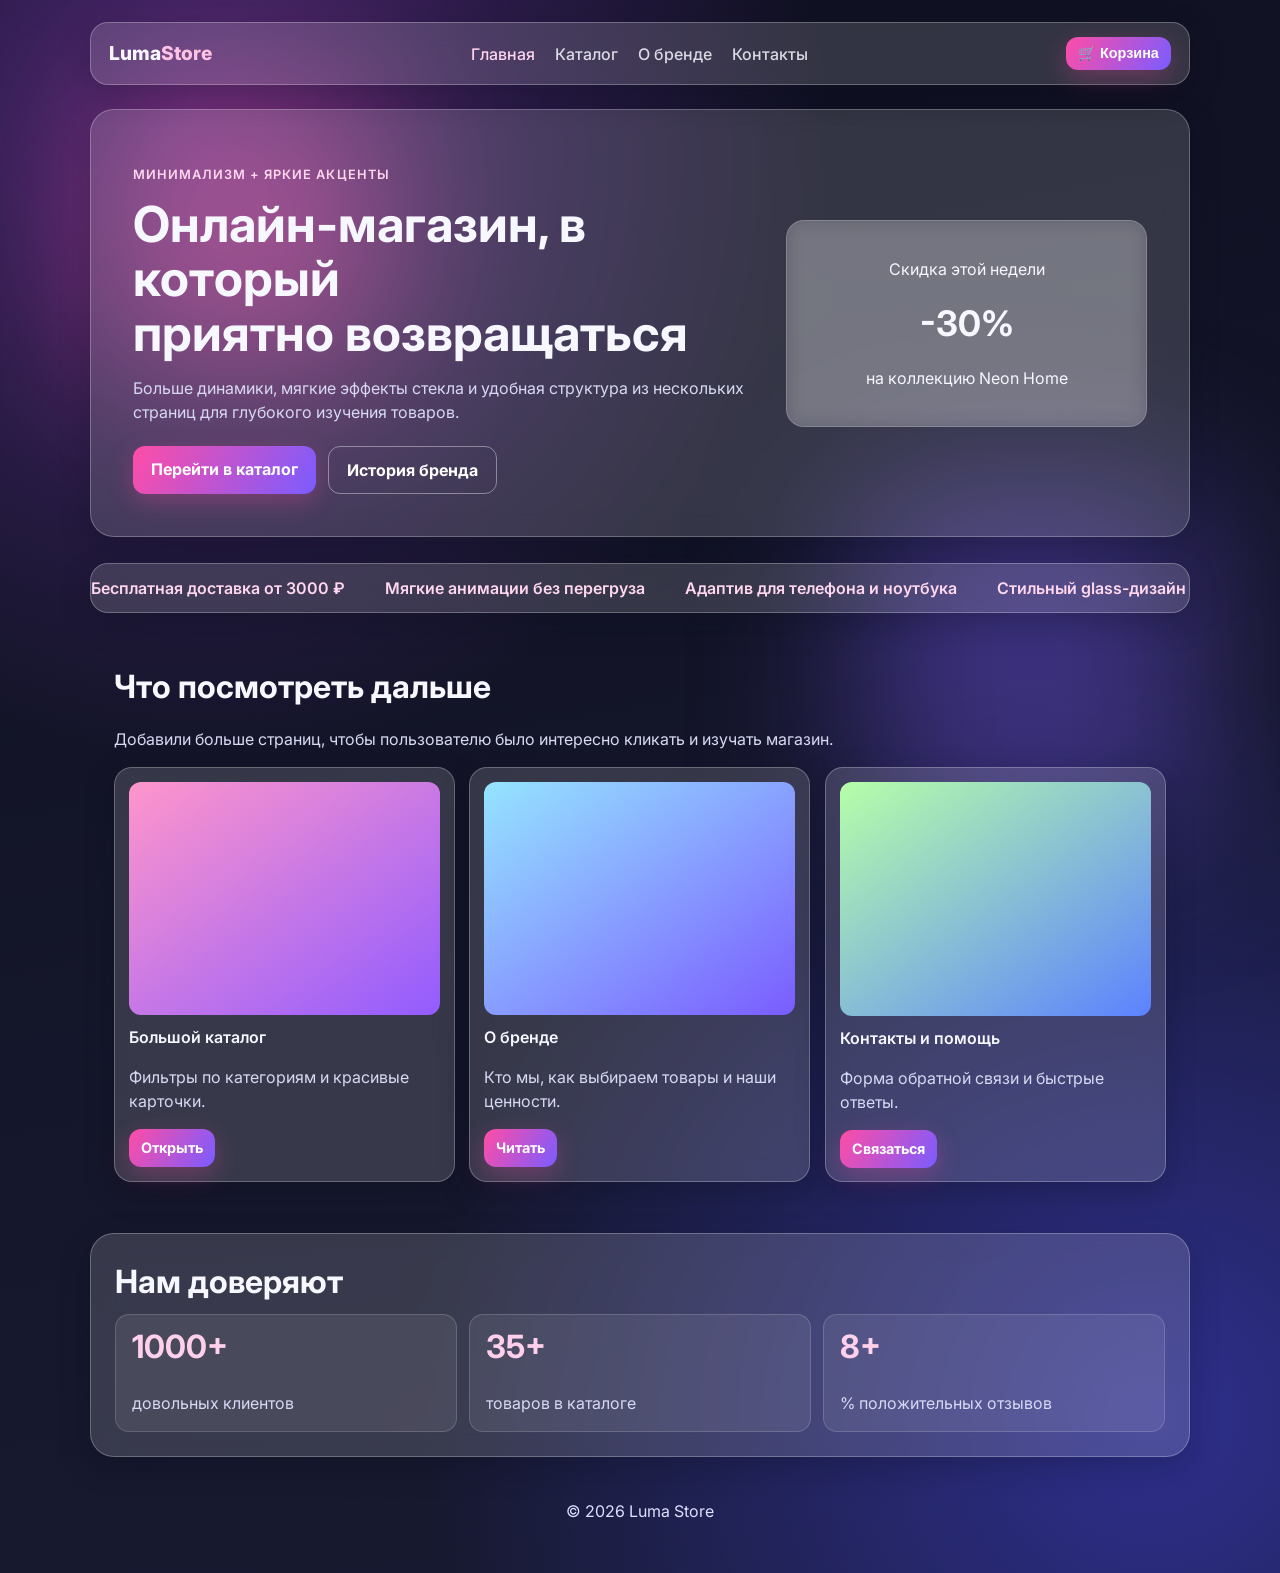
<file: index.html>
<!doctype html>
<html lang="ru">
<head>
  <meta charset="UTF-8">
  <meta name="viewport" content="width=device-width, initial-scale=1.0">
  <meta name="description" content="Luma Store - минималистичный яркий онлайн-магазин подарков и декора.">
  <title>Luma Store</title>
  <link rel="preconnect" href="https://fonts.googleapis.com">
  <link rel="preconnect" href="https://fonts.gstatic.com" crossorigin>
  <link href="https://fonts.googleapis.com/css2?family=Inter:wght@400;500;700;800&display=swap" rel="stylesheet">
  <link rel="stylesheet" href="./styles.css">
</head>
<body>
  <a class="skip-link" href="#main-content">Перейти к контенту</a>

  <div class="bg-orb orb-1" aria-hidden="true"></div>
  <div class="bg-orb orb-2" aria-hidden="true"></div>

  <header class="container">
    <nav class="glass nav">
      <div class="logo">Luma<span>Store</span></div>
      <ul>
        <li><a href="./index.html" aria-current="page">Главная</a></li>
        <li><a href="./catalog.html">Каталог</a></li>
        <li><a href="./about.html">О бренде</a></li>
        <li><a href="./contacts.html">Контакты</a></li>
      </ul>
      <button class="btn btn-small magnetic">🛒 Корзина</button>
    </nav>
  </header>

  <main id="main-content">
    <section class="container hero glass reveal">
      <div>
        <p class="overline">Минимализм + Яркие акценты</p>
        <h1>Онлайн-магазин, в который<br>приятно возвращаться</h1>
        <p class="muted">Больше динамики, мягкие эффекты стекла и удобная структура из нескольких страниц для глубокого изучения товаров.</p>
        <div class="hero-actions">
          <a class="btn magnetic" href="./catalog.html">Перейти в каталог</a>
          <a class="btn btn-ghost" href="./about.html">История бренда</a>
        </div>
      </div>
      <div class="hero-card glass-soft floating-card" aria-label="Промо предложение">
        <p>Скидка этой недели</p>
        <h2>-30%</h2>
        <p>на коллекцию Neon Home</p>
      </div>
    </section>

    <section class="container marquee glass reveal" aria-label="Преимущества">
      <div class="marquee-track">
        <span>Бесплатная доставка от 3000 ₽</span>
        <span>Мягкие анимации без перегруза</span>
        <span>Адаптив для телефона и ноутбука</span>
        <span>Стильный glass-дизайн</span>
        <span>Быстрое оформление заказа</span>
      </div>
    </section>

    <section class="container section">
      <div class="section-head reveal">
        <h2>Что посмотреть дальше</h2>
        <p class="muted">Добавили больше страниц, чтобы пользователю было интересно кликать и изучать магазин.</p>
      </div>
      <div class="grid grid-3">
        <article class="card glass reveal tilt-card">
          <div class="thumb thumb-1" role="img" aria-label="Каталог"></div>
          <h3>Большой каталог</h3>
          <p class="muted">Фильтры по категориям и красивые карточки.</p>
          <div class="row">
            <a class="btn btn-small magnetic" href="./catalog.html">Открыть</a>
          </div>
        </article>
        <article class="card glass reveal tilt-card">
          <div class="thumb thumb-2" role="img" aria-label="О бренде"></div>
          <h3>О бренде</h3>
          <p class="muted">Кто мы, как выбираем товары и наши ценности.</p>
          <div class="row">
            <a class="btn btn-small magnetic" href="./about.html">Читать</a>
          </div>
        </article>
        <article class="card glass reveal tilt-card">
          <div class="thumb thumb-4" role="img" aria-label="Контакты"></div>
          <h3>Контакты и помощь</h3>
          <p class="muted">Форма обратной связи и быстрые ответы.</p>
          <div class="row">
            <a class="btn btn-small magnetic" href="./contacts.html">Связаться</a>
          </div>
        </article>
      </div>
    </section>

    <section class="container section glass reveal">
      <h2>Нам доверяют</h2>
      <div class="feature-list">
        <p><strong class="counter" data-target="12000">0</strong><br><span class="muted">довольных клиентов</span></p>
        <p><strong class="counter" data-target="430">0</strong><br><span class="muted">товаров в каталоге</span></p>
        <p><strong class="counter" data-target="98">0</strong><br><span class="muted">% положительных отзывов</span></p>
      </div>
    </section>
  </main>

  <footer class="container footer">
    <p>© 2026 Luma Store</p>
  </footer>

  <script src="./app.js" defer></script>
</body>
</html>
</file>
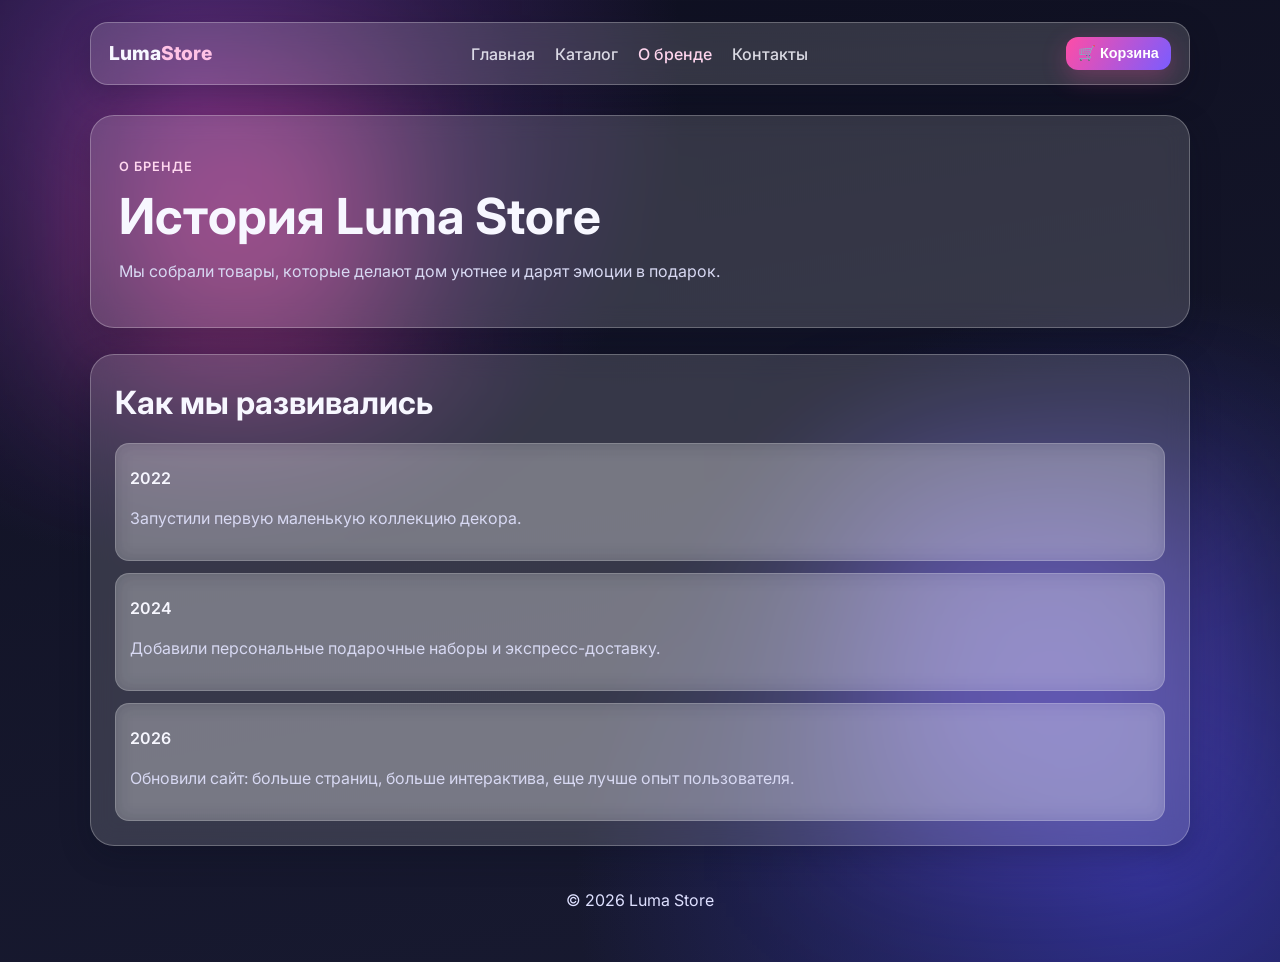
<file: about.html>
<!doctype html>
<html lang="ru">
<head>
  <meta charset="UTF-8">
  <meta name="viewport" content="width=device-width, initial-scale=1.0">
  <meta name="description" content="О бренде Luma Store - философия, команда и ценности.">
  <title>Luma Store | О бренде</title>
  <link rel="preconnect" href="https://fonts.googleapis.com">
  <link rel="preconnect" href="https://fonts.gstatic.com" crossorigin>
  <link href="https://fonts.googleapis.com/css2?family=Inter:wght@400;500;700;800&display=swap" rel="stylesheet">
  <link rel="stylesheet" href="./styles.css">
</head>
<body>
  <a class="skip-link" href="#main-content">Перейти к контенту</a>
  <div class="bg-orb orb-1" aria-hidden="true"></div>
  <div class="bg-orb orb-2" aria-hidden="true"></div>

  <header class="container">
    <nav class="glass nav">
      <div class="logo">Luma<span>Store</span></div>
      <ul>
        <li><a href="./index.html">Главная</a></li>
        <li><a href="./catalog.html">Каталог</a></li>
        <li><a href="./about.html" aria-current="page">О бренде</a></li>
        <li><a href="./contacts.html">Контакты</a></li>
      </ul>
      <button class="btn btn-small magnetic">🛒 Корзина</button>
    </nav>
  </header>

  <main id="main-content" class="container">
    <section class="page-title glass reveal">
      <p class="overline">О бренде</p>
      <h1>История Luma Store</h1>
      <p class="muted">Мы собрали товары, которые делают дом уютнее и дарят эмоции в подарок.</p>
    </section>

    <section class="section glass reveal">
      <h2>Как мы развивались</h2>
      <div class="timeline">
        <article class="timeline-item glass-soft">
          <h3>2022</h3>
          <p class="muted">Запустили первую маленькую коллекцию декора.</p>
        </article>
        <article class="timeline-item glass-soft">
          <h3>2024</h3>
          <p class="muted">Добавили персональные подарочные наборы и экспресс-доставку.</p>
        </article>
        <article class="timeline-item glass-soft">
          <h3>2026</h3>
          <p class="muted">Обновили сайт: больше страниц, больше интерактива, еще лучше опыт пользователя.</p>
        </article>
      </div>
    </section>
  </main>

  <footer class="container footer">
    <p>© 2026 Luma Store</p>
  </footer>
  <script src="./app.js" defer></script>
</body>
</html>
</file>
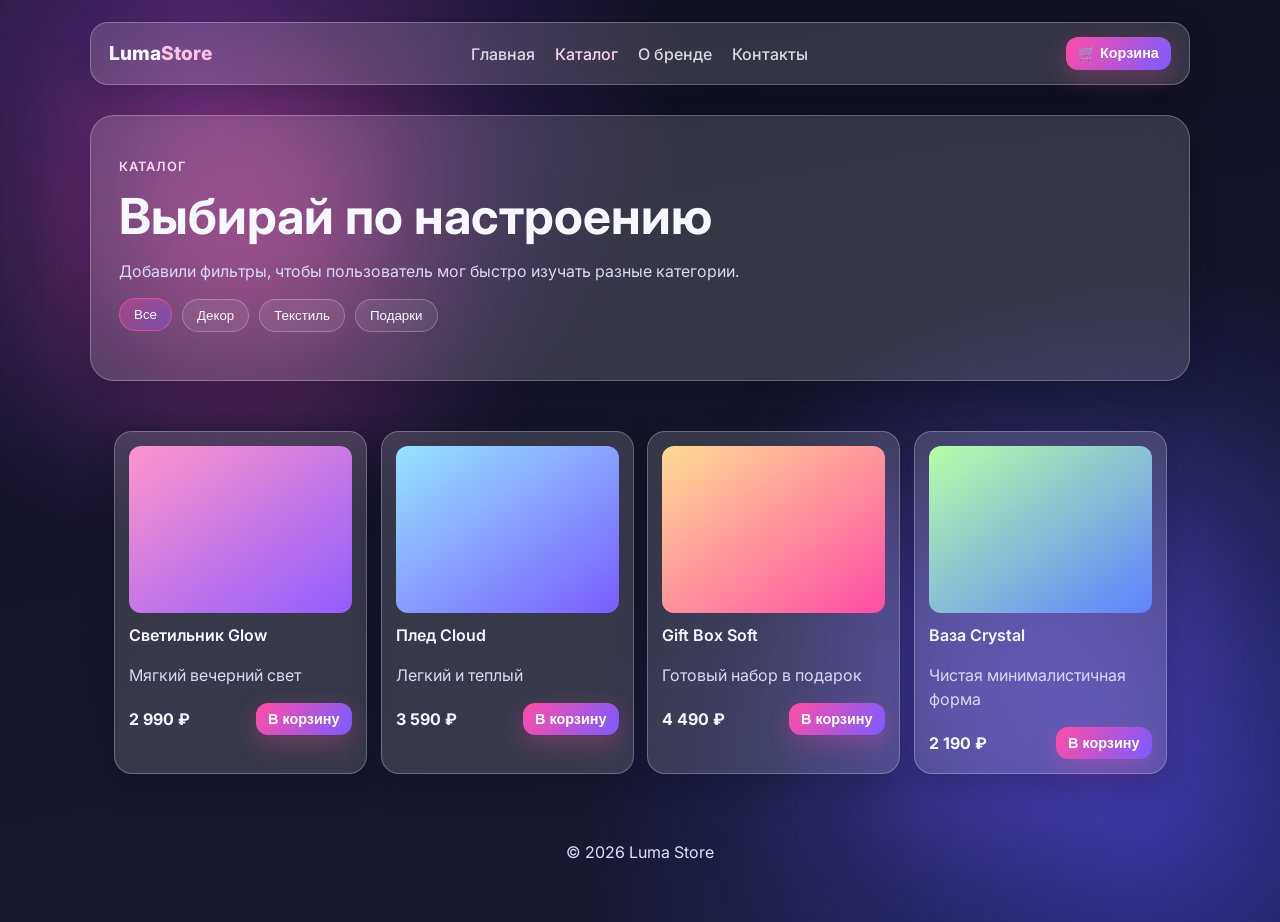
<file: catalog.html>
<!doctype html>
<html lang="ru">
<head>
  <meta charset="UTF-8">
  <meta name="viewport" content="width=device-width, initial-scale=1.0">
  <meta name="description" content="Каталог Luma Store - товары для дома, дек��ра и подарков.">
  <title>Luma Store | Каталог</title>
  <link rel="preconnect" href="https://fonts.googleapis.com">
  <link rel="preconnect" href="https://fonts.gstatic.com" crossorigin>
  <link href="https://fonts.googleapis.com/css2?family=Inter:wght@400;500;700;800&display=swap" rel="stylesheet">
  <link rel="stylesheet" href="./styles.css">
</head>
<body>
  <a class="skip-link" href="#main-content">Перейти к контенту</a>
  <div class="bg-orb orb-1" aria-hidden="true"></div>
  <div class="bg-orb orb-2" aria-hidden="true"></div>

  <header class="container">
    <nav class="glass nav">
      <div class="logo">Luma<span>Store</span></div>
      <ul>
        <li><a href="./index.html">Главная</a></li>
        <li><a href="./catalog.html" aria-current="page">Каталог</a></li>
        <li><a href="./about.html">О бренде</a></li>
        <li><a href="./contacts.html">Контакты</a></li>
      </ul>
      <button class="btn btn-small magnetic">🛒 Корзина</button>
    </nav>
  </header>

  <main id="main-content" class="container">
    <section class="page-title glass reveal">
      <p class="overline">Каталог</p>
      <h1>Выбирай по настроению</h1>
      <p class="muted">Добавили фильтры, чтобы пользователь мог быстро изучать разные категории.</p>
      <div class="chips" role="tablist" aria-label="Фильтры каталога">
        <button class="chip is-active" data-filter="all">Все</button>
        <button class="chip" data-filter="decor">Декор</button>
        <button class="chip" data-filter="textile">Текстиль</button>
        <button class="chip" data-filter="gift">Подарки</button>
      </div>
    </section>

    <section class="section">
      <div class="grid">
        <article class="card glass reveal tilt-card" data-category="decor">
          <div class="thumb thumb-1"></div>
          <h3>Светильник Glow</h3>
          <p class="muted">Мягкий вечерний свет</p>
          <div class="row"><strong>2 990 ₽</strong><button class="btn btn-small magnetic">В корзину</button></div>
        </article>
        <article class="card glass reveal tilt-card" data-category="textile">
          <div class="thumb thumb-2"></div>
          <h3>Плед Cloud</h3>
          <p class="muted">Легкий и теплый</p>
          <div class="row"><strong>3 590 ₽</strong><button class="btn btn-small magnetic">В корзину</button></div>
        </article>
        <article class="card glass reveal tilt-card" data-category="gift">
          <div class="thumb thumb-3"></div>
          <h3>Gift Box Soft</h3>
          <p class="muted">Готовый набор в подарок</p>
          <div class="row"><strong>4 490 ₽</strong><button class="btn btn-small magnetic">В корзину</button></div>
        </article>
        <article class="card glass reveal tilt-card" data-category="decor">
          <div class="thumb thumb-4"></div>
          <h3>Ваза Crystal</h3>
          <p class="muted">Чистая минималистичная форма</p>
          <div class="row"><strong>2 190 ₽</strong><button class="btn btn-small magnetic">В корзину</button></div>
        </article>
      </div>
    </section>
  </main>

  <footer class="container footer">
    <p>© 2026 Luma Store</p>
  </footer>
  <script src="./app.js" defer></script>
</body>
</html>
</file>
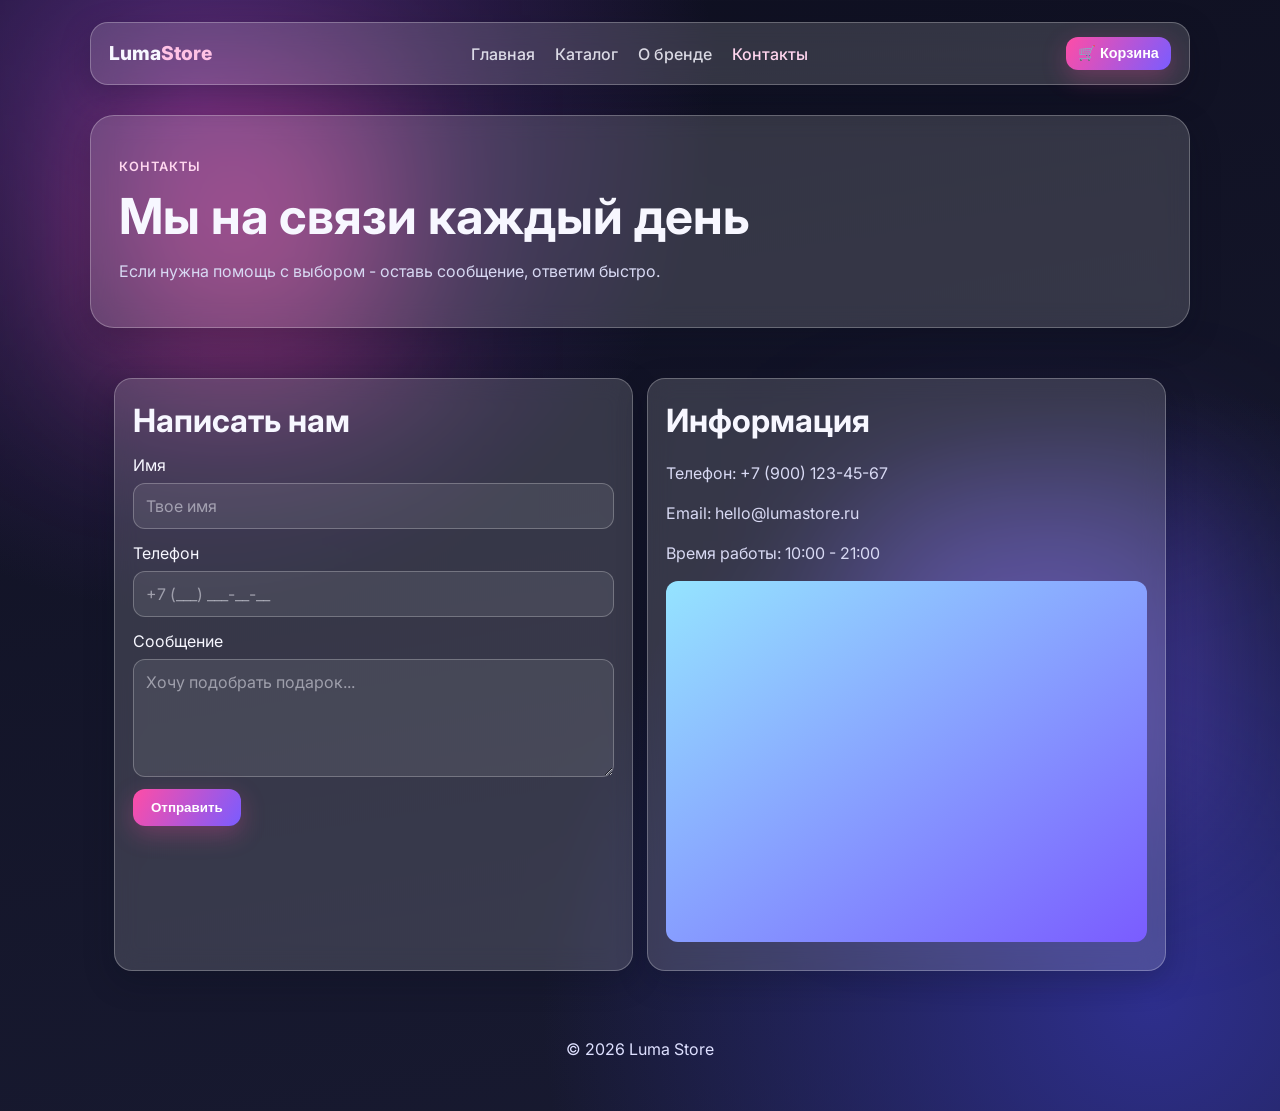
<file: contacts.html>
<!doctype html>
<html lang="ru">
<head>
  <meta charset="UTF-8">
  <meta name="viewport" content="width=device-width, initial-scale=1.0">
  <meta name="description" content="Контакты Luma Store - связь с магазином и поддержка.">
  <title>Luma Store | Контакты</title>
  <link rel="preconnect" href="https://fonts.googleapis.com">
  <link rel="preconnect" href="https://fonts.gstatic.com" crossorigin>
  <link href="https://fonts.googleapis.com/css2?family=Inter:wght@400;500;700;800&display=swap" rel="stylesheet">
  <link rel="stylesheet" href="./styles.css">
</head>
<body>
  <a class="skip-link" href="#main-content">Перейти к контенту</a>
  <div class="bg-orb orb-1" aria-hidden="true"></div>
  <div class="bg-orb orb-2" aria-hidden="true"></div>

  <header class="container">
    <nav class="glass nav">
      <div class="logo">Luma<span>Store</span></div>
      <ul>
        <li><a href="./index.html">Главная</a></li>
        <li><a href="./catalog.html">Каталог</a></li>
        <li><a href="./about.html">О бренде</a></li>
        <li><a href="./contacts.html" aria-current="page">Контакты</a></li>
      </ul>
      <button class="btn btn-small magnetic">🛒 Корзина</button>
    </nav>
  </header>

  <main id="main-content" class="container">
    <section class="page-title glass reveal">
      <p class="overline">Контакты</p>
      <h1>Мы на связи каждый день</h1>
      <p class="muted">Если нужна помощь с выбором - оставь сообщение, ответим быстро.</p>
    </section>

    <section class="section contact-layout">
      <article class="glass reveal" style="padding: 18px; border-radius: 18px;">
        <h2>Написать нам</h2>
        <form>
          <label class="field">Имя
            <input type="text" name="name" placeholder="Твое имя" required>
          </label>
          <label class="field">Телефон
            <input type="tel" name="phone" placeholder="+7 (___) ___-__-__" required>
          </label>
          <label class="field">Сообщение
            <textarea name="message" rows="4" placeholder="Хочу подобрать подарок..."></textarea>
          </label>
          <button class="btn magnetic" type="submit">Отправить</button>
        </form>
      </article>

      <article class="glass reveal" style="padding: 18px; border-radius: 18px;">
        <h2>Информация</h2>
        <p class="muted">Телефон: +7 (900) 123-45-67</p>
        <p class="muted">Email: hello@lumastore.ru</p>
        <p class="muted">Время работы: 10:00 - 21:00</p>
        <div class="thumb thumb-2" style="margin-top: 16px;" aria-label="Карта"></div>
      </article>
    </section>
  </main>

  <footer class="container footer">
    <p>© 2026 Luma Store</p>
  </footer>
  <script src="./app.js" defer></script>
</body>
</html>
</file>
<file: styles.css>
:root {
  --bg: #0f1021;
  --bg-2: #181a31;
  --glass: rgba(255, 255, 255, 0.15);
  --glass-strong: rgba(255, 255, 255, 0.2);
  --glass-border: rgba(255, 255, 255, 0.26);
  --text: #f7f7ff;
  --muted: #d8d9f3;
  --accent: #ff4da6;
  --accent-2: #7a5cff;
  --radius-xl: 24px;
  --radius-lg: 18px;
  --radius-md: 14px;
}

*,
*::before,
*::after { 
  box-sizing: border-box; 
}

html, body { 
  margin: 0; 
  padding: 0; 
}

body {
  font-family: Inter, system-ui, -apple-system, Segoe UI, Roboto, sans-serif;
  color: var(--text);
  background:
    radial-gradient(circle at 15% 8%, #46266f 0%, rgba(70, 38, 111, 0) 35%),
    radial-gradient(circle at 90% 90%, #2e2f8d 0%, rgba(46, 47, 141, 0) 40%),
    linear-gradient(170deg, var(--bg) 0%, var(--bg-2) 100%);
  min-height: 100vh;
  line-height: 1.5;
  overflow-x: hidden;
  scroll-behavior: smooth;
}

.container {
  width: min(1100px, 92%);
  margin: 0 auto;
}

.skip-link {
  position: absolute;
  left: -999px;
  z-index: 9999;
}

.skip-link:focus {
  left: 10px;
  top: 10px;
  background: #fff;
  color: #111;
  padding: 8px 12px;
  border-radius: 8px;
}

.bg-orb {
  position: fixed;
  filter: blur(80px);
  z-index: -1;
  pointer-events: none;
  will-change: transform;
  animation: floatOrb 9s ease-in-out infinite;
}

.orb-1 {
  width: 280px;
  height: 280px;
  top: 10%;
  left: 8%;
  background: rgba(255, 77, 166, 0.45);
}

.orb-2 {
  width: 340px;
  height: 340px;
  right: 6%;
  bottom: 8%;
  background: rgba(122, 92, 255, 0.4);
  animation-delay: 2s;
}

.glass {
  background: var(--glass);
  border: 1px solid var(--glass-border);
  backdrop-filter: blur(12px);
  -webkit-backdrop-filter: blur(12px);
  box-shadow: 0 10px 30px rgba(9, 11, 26, 0.25);
  transition: border-color 0.3s ease, box-shadow 0.3s ease;
}

.glass:hover {
  border-color: rgba(255, 255, 255, 0.35);
  box-shadow: 0 12px 40px rgba(255, 77, 166, 0.2);
}

.glass-soft {
  background: var(--glass-strong);
  border: 1px solid rgba(255, 255, 255, 0.18);
  backdrop-filter: blur(9px);
  -webkit-backdrop-filter: blur(9px);
}

.nav {
  margin-top: 22px;
  padding: 14px 18px;
  border-radius: var(--radius-lg);
  display: flex;
  align-items: center;
  justify-content: space-between;
  gap: 20px;
  position: sticky;
  top: 12px;
  z-index: 20;
  will-change: transform;
}

.logo {
  font-weight: 800;
  font-size: 1.2rem;
}

.logo span {
  color: #ffc2e5;
}

.nav ul {
  list-style: none;
  display: flex;
  gap: 20px;
  margin: 0;
  padding: 0;
}

.nav a {
  color: var(--text);
  text-decoration: none;
  font-weight: 500;
  opacity: 0.85;
  transition: opacity 0.2s ease, color 0.2s ease;
}

.nav a:hover,
.nav a[aria-current="page"] {
  opacity: 1;
  color: #ffd5ee;
}

.hero {
  margin-top: 24px;
  border-radius: var(--radius-xl);
  padding: 42px;
  display: grid;
  grid-template-columns: 1.4fr 0.8fr;
  gap: 20px;
  position: relative;
}

.overline {
  letter-spacing: 0.08em;
  text-transform: uppercase;
  font-size: 0.8rem;
  color: #ffd7ef;
  font-weight: 600;
}

h1 {
  font-size: clamp(1.9rem, 5vw, 3.1rem);
  line-height: 1.1;
  margin: 8px 0 14px;
}

h2 {
  margin: 0 0 8px;
  font-size: clamp(1.35rem, 3vw, 2rem);
}

h3 {
  margin: 8px 0;
  font-size: 1rem;
  font-weight: 600;
}

.muted { 
  color: var(--muted); 
}

.hero-actions {
  display: flex;
  gap: 12px;
  margin-top: 22px;
  flex-wrap: wrap;
}

.hero-card {
  border-radius: var(--radius-lg);
  padding: 20px;
  align-self: center;
  text-align: center;
  will-change: transform;
  animation: floatCard 4.5s ease-in-out infinite;
}

.hero-card h2 {
  font-size: 2.2rem;
  margin: 4px 0;
}

.btn {
  border: 0;
  border-radius: 12px;
  padding: 11px 18px;
  color: #fff;
  text-decoration: none;
  font-weight: 700;
  background: linear-gradient(120deg, var(--accent), var(--accent-2));
  transition: transform 0.25s cubic-bezier(0.2, 0.8, 0.2, 1), box-shadow 0.25s ease, opacity 0.2s ease;
  box-shadow: 0 8px 24px rgba(255, 77, 166, 0.28);
  cursor: pointer;
  will-change: transform;
  user-select: none;
}

.btn:hover {
  transform: translateY(-2px);
  box-shadow: 0 12px 32px rgba(255, 77, 166, 0.38);
}

.btn:active {
  transform: translateY(0);
  opacity: 0.9;
}

.btn-small {
  padding: 8px 12px;
  font-size: 0.9rem;
}

.btn-ghost {
  background: transparent;
  border: 1px solid rgba(255, 255, 255, 0.4);
  box-shadow: none;
  transition: all 0.3s ease;
}

.btn-ghost:hover {
  border-color: var(--accent);
  box-shadow: 0 0 24px rgba(255, 77, 166, 0.3);
}

.section {
  margin-top: 26px;
  padding: 24px;
  border-radius: var(--radius-xl);
}

.section-head {
  margin-bottom: 12px;
}

.grid {
  display: grid;
  gap: 14px;
  grid-template-columns: repeat(4, 1fr);
}

.grid-3 { 
  grid-template-columns: repeat(3, 1fr); 
}

.card {
  border-radius: var(--radius-lg);
  padding: 14px;
  transition: transform 0.3s cubic-bezier(0.2, 0.8, 0.2, 1), border-color 0.3s ease;
  will-change: transform;
}

.card:hover {
  transform: translateY(-4px);
  border-color: rgba(255, 255, 255, 0.5);
}

.thumb {
  aspect-ratio: 4 / 3;
  border-radius: 12px;
  margin-bottom: 10px;
  will-change: transform;
}

.thumb-1 { background: linear-gradient(145deg, #ff95cb, #925cff); }
.thumb-2 { background: linear-gradient(145deg, #95e4ff, #7a5cff); }
.thumb-3 { background: linear-gradient(145deg, #ffdb92, #ff4da6); }
.thumb-4 { background: linear-gradient(145deg, #b6ffa8, #5c82ff); }

.row {
  display: flex;
  justify-content: space-between;
  align-items: center;
  gap: 10px;
}

.feature-list {
  display: grid;
  grid-template-columns: repeat(3, 1fr);
  gap: 12px;
}

.feature-list p {
  margin: 0;
  padding: 16px;
  border-radius: var(--radius-md);
  background: rgba(255, 255, 255, 0.08);
  border: 1px solid rgba(255, 255, 255, 0.16);
  transition: all 0.3s ease;
}

.feature-list p:hover {
  background: rgba(255, 255, 255, 0.12);
  transform: translateY(-2px);
}

.feature-list strong {
  font-size: 2rem;
  line-height: 1;
  color: #ffd0eb;
  display: block;
  margin-bottom: 4px;
}

details {
  border-radius: 14px;
  padding: 12px 14px;
  margin-top: 10px;
  transition: all 0.3s ease;
  cursor: pointer;
}

details:hover {
  border-color: rgba(255, 255, 255, 0.35);
}

details[open] {
  background: rgba(255, 255, 255, 0.12);
}

summary {
  cursor: pointer;
  font-weight: 600;
  user-select: none;
  transition: color 0.2s ease;
}

summary:hover {
  color: #ffc2e5;
}

.footer {
  padding: 26px 0 34px;
  color: #dee0ff;
  text-align: center;
  transition: color 0.3s ease;
}

.footer:hover {
  color: #ffc2e5;
}

.page-title {
  margin-top: 30px;
  padding: 28px;
  border-radius: var(--radius-xl);
}

.chips {
  display: flex;
  flex-wrap: wrap;
  gap: 10px;
  margin: 14px 0 20px;
}

.chip {
  border: 1px solid rgba(255, 255, 255, 0.25);
  background: rgba(255, 255, 255, 0.08);
  color: var(--text);
  border-radius: 999px;
  padding: 8px 14px;
  cursor: pointer;
  transition: all 0.25s cubic-bezier(0.2, 0.8, 0.2, 1);
  user-select: none;
  font-weight: 500;
}

.chip:hover {
  border-color: rgba(255, 77, 166, 0.5);
}

.chip.is-active {
  background: linear-gradient(120deg, rgba(255, 77, 166, 0.35), rgba(122, 92, 255, 0.35));
  border-color: rgba(255, 77, 166, 0.7);
  transform: translateY(-1px);
}

.hide {
  display: none !important;
}

.marquee {
  margin-top: 26px;
  padding: 12px 0;
  overflow: hidden;
  border-radius: var(--radius-lg);
}

.marquee-track {
  display: flex;
  gap: 40px;
  width: max-content;
  animation: ticker 30s linear infinite;
  will-change: transform;
}

.marquee-track span {
  color: #ffd7ef;
  font-weight: 600;
  white-space: nowrap;
  flex-shrink: 0;
}

.timeline {
  display: grid;
  gap: 12px;
  margin-top: 16px;
}

.timeline-item {
  padding: 14px;
  border-radius: var(--radius-md);
  transition: all 0.3s ease;
}

.timeline-item:hover {
  transform: translateX(4px);
  border-color: rgba(255, 77, 166, 0.3);
}

.contact-layout {
  display: grid;
  grid-template-columns: 1fr 1fr;
  gap: 14px;
}

.field {
  display: grid;
  gap: 6px;
  margin-bottom: 12px;
}

.field label {
  font-weight: 600;
  display: block;
  margin-bottom: 4px;
}

input,
textarea {
  width: 100%;
  border: 1px solid rgba(255, 255, 255, 0.25);
  background: rgba(255, 255, 255, 0.08);
  color: var(--text);
  border-radius: 12px;
  padding: 10px 12px;
  font: inherit;
  transition: all 0.3s ease;
}

input::placeholder,
textarea::placeholder {
  color: rgba(247, 247, 255, 0.5);
}

input:focus,
textarea:focus {
  outline: none;
  border-color: rgba(255, 77, 166, 0.8);
  background: rgba(255, 77, 166, 0.08);
  box-shadow: 0 0 0 3px rgba(255, 77, 166, 0.1);
}

@keyframes ticker {
  0% { transform: translateX(0); }
  100% { transform: translateX(-50%); }
}

@keyframes floatCard {
  0%, 100% { transform: translateY(0); }
  50% { transform: translateY(-8px); }
}

@keyframes floatOrb {
  0%, 100% { transform: translate(0, 0); }
  50% { transform: translate(16px, -12px); }
}

.reveal {
  opacity: 0;
  transform: translateY(16px);
  transition: opacity 0.7s cubic-bezier(0.2, 0.8, 0.2, 1), transform 0.7s cubic-bezier(0.2, 0.8, 0.2, 1);
  will-change: opacity, transform;
}

.reveal.visible {
  opacity: 1;
  transform: translateY(0);
}

.tilt-card {
  transform-style: preserve-3d;
}

@media (max-width: 980px) {
  .hero { grid-template-columns: 1fr; }
  .grid { grid-template-columns: repeat(2, 1fr); }
  .grid-3 { grid-template-columns: repeat(2, 1fr); }
  .feature-list { grid-template-columns: 1fr; }
  .contact-layout { grid-template-columns: 1fr; }
  .nav ul { gap: 12px; }
}

@media (max-width: 620px) {
  .nav { flex-wrap: wrap; }
  .nav ul { width: 100%; justify-content: space-around; gap: 8px; }
  .grid { grid-template-columns: 1fr; }
  .grid-3 { grid-template-columns: 1fr; }
  .hero { padding: 22px; }
  .page-title { padding: 20px; }
  .contact-layout { grid-template-columns: 1fr; }
  .marquee-track { font-size: 0.9rem; }
}

@media (prefers-reduced-motion: reduce) {
  * { animation: none !important; transition: none !important; scroll-behavior: auto !important; }
  .reveal { opacity: 1; transform: none; }
  .bg-orb { animation: none !important; }
}
</file>
